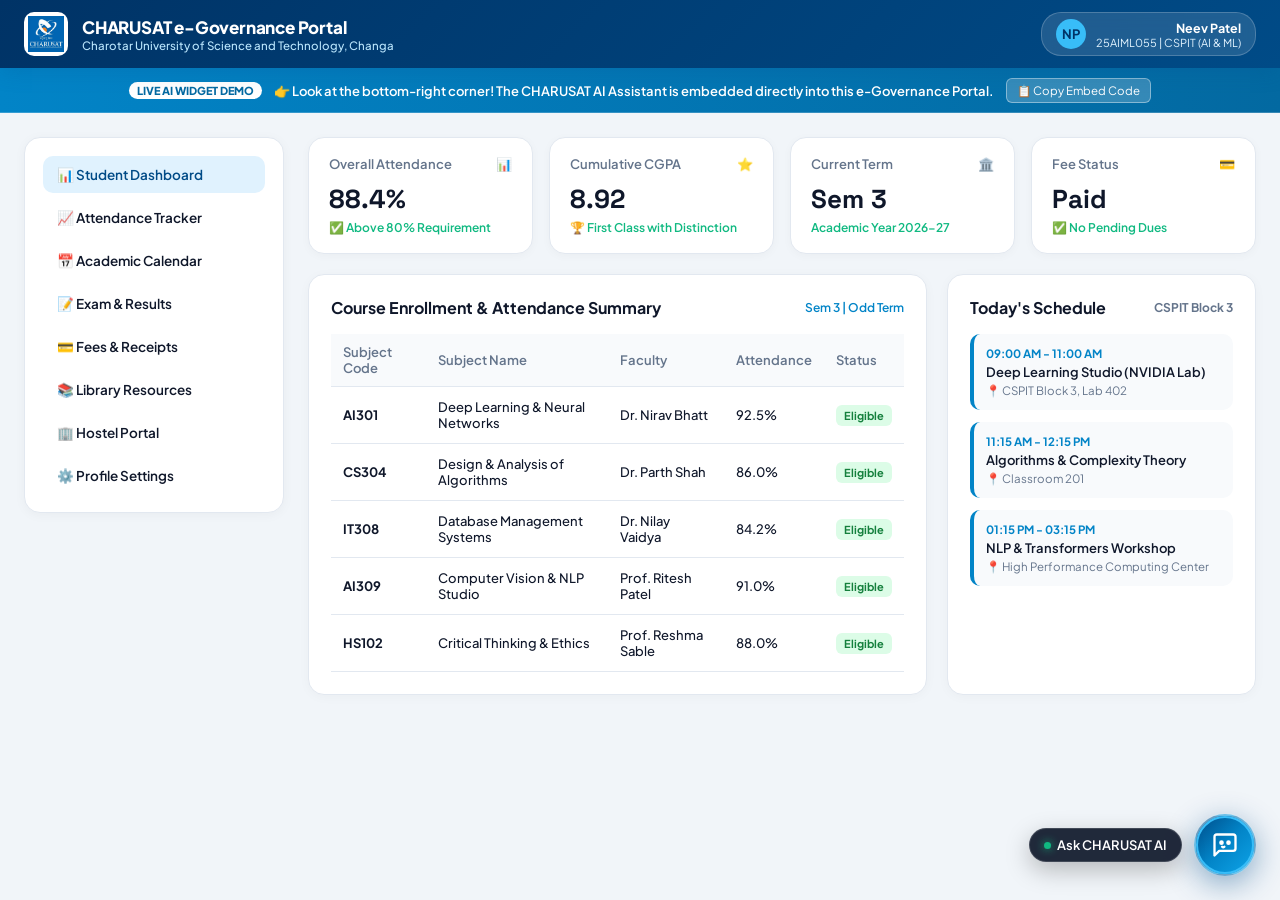
<file: egovernance.html>
<!DOCTYPE html>
<html lang="en">
<head>
    <meta charset="UTF-8">
    <meta name="viewport" content="width=device-width, initial-scale=1.0">
    <title>CHARUSAT e-Governance Portal | Charotar University</title>
    <link rel="icon" type="image/png" href="logo.png">
    <link rel="preconnect" href="https://fonts.googleapis.com">
    <link rel="preconnect" href="https://fonts.gstatic.com" crossorigin>
    <link href="https://fonts.googleapis.com/css2?family=Plus+Jakarta+Sans:wght@300;400;500;600;700;800&family=Space+Grotesk:wght@600;700&display=swap" rel="stylesheet">
    <style>
        :root {
            --primary: #004B87;
            --primary-dark: #003366;
            --accent: #0284c7;
            --bg: #f1f5f9;
            --card-bg: #ffffff;
            --text-main: #0f172a;
            --text-muted: #64748b;
            --border: #e2e8f0;
            --success: #10b981;
            --warning: #f59e0b;
        }

        * {
            box-sizing: border-box;
            margin: 0;
            padding: 0;
            font-family: 'Plus Jakarta Sans', -apple-system, sans-serif;
        }

        body {
            background-color: var(--bg);
            color: var(--text-main);
            min-height: 100vh;
            display: flex;
            flex-direction: column;
        }

        /* Top University Header */
        header {
            background: linear-gradient(135deg, var(--primary-dark), var(--primary));
            color: #ffffff;
            padding: 12px 24px;
            box-shadow: 0 4px 20px rgba(0, 75, 135, 0.2);
            position: sticky;
            top: 0;
            z-index: 100;
        }

        .header-inner {
            max-width: 1400px;
            margin: 0 auto;
            display: flex;
            align-items: center;
            justify-content: space-between;
        }

        .brand-section {
            display: flex;
            align-items: center;
            gap: 14px;
        }

        .brand-logo {
            width: 44px;
            height: 44px;
            background: #ffffff;
            border-radius: 10px;
            padding: 4px;
            display: flex;
            align-items: center;
            justify-content: center;
        }

        .brand-logo img {
            width: 100%;
            height: 100%;
            object-fit: contain;
        }

        .brand-text h1 {
            font-size: 17px;
            font-weight: 800;
            letter-spacing: -0.2px;
        }

        .brand-text p {
            font-size: 11.5px;
            color: #bae6fd;
            font-weight: 500;
        }

        .user-nav {
            display: flex;
            align-items: center;
            gap: 16px;
        }

        .user-badge {
            background: rgba(255, 255, 255, 0.12);
            backdrop-filter: blur(8px);
            padding: 6px 14px;
            border-radius: 20px;
            display: flex;
            align-items: center;
            gap: 10px;
            border: 1px solid rgba(255, 255, 255, 0.2);
        }

        .user-avatar {
            width: 30px;
            height: 30px;
            background: #38bdf8;
            color: #003366;
            font-weight: 700;
            font-size: 13px;
            border-radius: 50%;
            display: flex;
            align-items: center;
            justify-content: center;
        }

        .user-info {
            text-align: right;
        }

        .user-name {
            font-size: 12.5px;
            font-weight: 700;
            color: #ffffff;
        }

        .user-id {
            font-size: 11px;
            color: #e0f2fe;
        }

        /* Integration Banner */
        .demo-banner {
            background: linear-gradient(90deg, #0284c7 0%, #0369a1 100%);
            color: #ffffff;
            padding: 10px 24px;
            font-size: 13px;
            font-weight: 600;
            text-align: center;
            display: flex;
            align-items: center;
            justify-content: center;
            gap: 12px;
            box-shadow: inset 0 -1px 0 rgba(255, 255, 255, 0.2);
        }

        .demo-banner .badge {
            background: #ffffff;
            color: #0369a1;
            padding: 2px 8px;
            border-radius: 12px;
            font-size: 11px;
            font-weight: 800;
            text-transform: uppercase;
        }

        .copy-embed-btn {
            background: rgba(255, 255, 255, 0.2);
            color: #ffffff;
            border: 1px solid rgba(255, 255, 255, 0.4);
            padding: 4px 10px;
            border-radius: 6px;
            font-size: 11.5px;
            cursor: pointer;
            transition: all 0.2s;
        }

        .copy-embed-btn:hover {
            background: #ffffff;
            color: #0369a1;
        }

        /* Main Dashboard Layout */
        .dashboard-container {
            max-width: 1400px;
            margin: 24px auto;
            padding: 0 24px;
            display: grid;
            grid-template-columns: 260px 1fr;
            gap: 24px;
            flex: 1;
            width: 100%;
        }

        /* Sidebar Navigation */
        .sidebar {
            background: var(--card-bg);
            border-radius: 16px;
            padding: 18px;
            box-shadow: 0 2px 12px rgba(0, 0, 0, 0.04);
            border: 1px solid var(--border);
            height: fit-content;
        }

        .sidebar-menu {
            list-style: none;
            display: flex;
            flex-direction: column;
            gap: 6px;
        }

        .sidebar-item a {
            display: flex;
            align-items: center;
            gap: 12px;
            padding: 10px 14px;
            border-radius: 10px;
            text-decoration: none;
            color: var(--text-main);
            font-size: 13.5px;
            font-weight: 600;
            transition: all 0.2s;
        }

        .sidebar-item.active a,
        .sidebar-item a:hover {
            background: #e0f2fe;
            color: var(--primary);
        }

        /* Content Area */
        .main-content {
            display: flex;
            flex-direction: column;
            gap: 20px;
        }

        /* Metric Cards Row */
        .metrics-grid {
            display: grid;
            grid-template-columns: repeat(auto-fit, minmax(220px, 1fr));
            gap: 16px;
        }

        .metric-card {
            background: var(--card-bg);
            border-radius: 16px;
            padding: 18px 20px;
            border: 1px solid var(--border);
            box-shadow: 0 2px 10px rgba(0, 0, 0, 0.03);
            display: flex;
            flex-direction: column;
            justify-content: space-between;
        }

        .metric-header {
            display: flex;
            align-items: center;
            justify-content: space-between;
            color: var(--text-muted);
            font-size: 13px;
            font-weight: 600;
        }

        .metric-value {
            font-size: 26px;
            font-weight: 800;
            color: var(--text-main);
            margin: 10px 0 4px;
            font-family: 'Space Grotesk', sans-serif;
        }

        .metric-sub {
            font-size: 12px;
            color: var(--success);
            font-weight: 600;
            display: flex;
            align-items: center;
            gap: 4px;
        }

        /* Panels Grid */
        .panels-grid {
            display: grid;
            grid-template-columns: 2fr 1fr;
            gap: 20px;
        }

        .panel {
            background: var(--card-bg);
            border-radius: 16px;
            padding: 22px;
            border: 1px solid var(--border);
            box-shadow: 0 2px 12px rgba(0, 0, 0, 0.03);
        }

        .panel-title {
            font-size: 16px;
            font-weight: 700;
            color: var(--text-main);
            margin-bottom: 16px;
            display: flex;
            align-items: center;
            justify-content: space-between;
        }

        /* Table */
        .styled-table {
            width: 100%;
            border-collapse: collapse;
            font-size: 13px;
        }

        .styled-table th {
            text-align: left;
            padding: 10px 12px;
            background: #f8fafc;
            color: var(--text-muted);
            font-weight: 600;
            border-bottom: 1px solid var(--border);
        }

        .styled-table td {
            padding: 12px;
            border-bottom: 1px solid var(--border);
            color: var(--text-main);
            font-weight: 500;
        }

        .badge-status {
            padding: 4px 8px;
            border-radius: 6px;
            font-size: 11px;
            font-weight: 700;
        }

        .badge-status.good {
            background: #dcfce7;
            color: #15803d;
        }

        .badge-status.warn {
            background: #fef3c7;
            color: #b45309;
        }

        /* Schedule list */
        .schedule-list {
            list-style: none;
            display: flex;
            flex-direction: column;
            gap: 12px;
        }

        .schedule-item {
            padding: 12px;
            background: #f8fafc;
            border-radius: 10px;
            border-left: 4px solid var(--accent);
            display: flex;
            flex-direction: column;
            gap: 3px;
        }

        .schedule-time {
            font-size: 11.5px;
            font-weight: 700;
            color: var(--accent);
        }

        .schedule-name {
            font-size: 13px;
            font-weight: 600;
            color: var(--text-main);
        }

        .schedule-loc {
            font-size: 11.5px;
            color: var(--text-muted);
        }

        /* Responsive */
        @media (max-width: 900px) {
            .dashboard-container {
                grid-template-columns: 1fr;
            }
            .panels-grid {
                grid-template-columns: 1fr;
            }
            .sidebar {
                display: none;
            }
        }
    </style>
</head>
<body>

    <!-- Header -->
    <header>
        <div class="header-inner">
            <div class="brand-section">
                <div class="brand-logo">
                    <img src="logo.png" alt="CHARUSAT Crest">
                </div>
                <div class="brand-text">
                    <h1>CHARUSAT e-Governance Portal</h1>
                    <p>Charotar University of Science and Technology, Changa</p>
                </div>
            </div>

            <div class="user-nav">
                <div class="user-badge">
                    <div class="user-avatar">NP</div>
                    <div class="user-info">
                        <div class="user-name">Neev Patel</div>
                        <div class="user-id">25AIML055 | CSPIT (AI & ML)</div>
                    </div>
                </div>
            </div>
        </div>
    </header>

    <!-- Interactive Embed Banner -->
    <div class="demo-banner">
        <span class="badge">Live AI Widget Demo</span>
        <span>👉 Look at the bottom-right corner! The CHARUSAT AI Assistant is embedded directly into this e-Governance Portal.</span>
        <button class="copy-embed-btn" onclick="copyEmbedCode()">📋 Copy Embed Code</button>
    </div>

    <!-- Main Content -->
    <div class="dashboard-container">
        <!-- Sidebar Navigation -->
        <aside class="sidebar">
            <ul class="sidebar-menu">
                <li class="sidebar-item active"><a href="#">📊 Student Dashboard</a></li>
                <li class="sidebar-item"><a href="#">📈 Attendance Tracker</a></li>
                <li class="sidebar-item"><a href="#">📅 Academic Calendar</a></li>
                <li class="sidebar-item"><a href="#">📝 Exam & Results</a></li>
                <li class="sidebar-item"><a href="#">💳 Fees & Receipts</a></li>
                <li class="sidebar-item"><a href="#">📚 Library Resources</a></li>
                <li class="sidebar-item"><a href="#">🏢 Hostel Portal</a></li>
                <li class="sidebar-item"><a href="#">⚙️ Profile Settings</a></li>
            </ul>
        </aside>

        <!-- Main Dashboard -->
        <main class="main-content">
            <!-- Metrics -->
            <div class="metrics-grid">
                <div class="metric-card">
                    <div class="metric-header">
                        <span>Overall Attendance</span>
                        <span>📊</span>
                    </div>
                    <div class="metric-value">88.4%</div>
                    <div class="metric-sub">✅ Above 80% Requirement</div>
                </div>

                <div class="metric-card">
                    <div class="metric-header">
                        <span>Cumulative CGPA</span>
                        <span>⭐</span>
                    </div>
                    <div class="metric-value">8.92</div>
                    <div class="metric-sub">🏆 First Class with Distinction</div>
                </div>

                <div class="metric-card">
                    <div class="metric-header">
                        <span>Current Term</span>
                        <span>🏛️</span>
                    </div>
                    <div class="metric-value">Sem 3</div>
                    <div class="metric-sub">Academic Year 2026-27</div>
                </div>

                <div class="metric-card">
                    <div class="metric-header">
                        <span>Fee Status</span>
                        <span>💳</span>
                    </div>
                    <div class="metric-value">Paid</div>
                    <div class="metric-sub">✅ No Pending Dues</div>
                </div>
            </div>

            <!-- Panels -->
            <div class="panels-grid">
                <!-- Subject-wise Attendance -->
                <div class="panel">
                    <div class="panel-title">
                        <span>Course Enrollment & Attendance Summary</span>
                        <span style="font-size:12px; font-weight:600; color:#0284c7;">Sem 3 | Odd Term</span>
                    </div>

                    <table class="styled-table">
                        <thead>
                            <tr>
                                <th>Subject Code</th>
                                <th>Subject Name</th>
                                <th>Faculty</th>
                                <th>Attendance</th>
                                <th>Status</th>
                            </tr>
                        </thead>
                        <tbody>
                            <tr>
                                <td><strong>AI301</strong></td>
                                <td>Deep Learning & Neural Networks</td>
                                <td>Dr. Nirav Bhatt</td>
                                <td>92.5%</td>
                                <td><span class="badge-status good">Eligible</span></td>
                            </tr>
                            <tr>
                                <td><strong>CS304</strong></td>
                                <td>Design & Analysis of Algorithms</td>
                                <td>Dr. Parth Shah</td>
                                <td>86.0%</td>
                                <td><span class="badge-status good">Eligible</span></td>
                            </tr>
                            <tr>
                                <td><strong>IT308</strong></td>
                                <td>Database Management Systems</td>
                                <td>Dr. Nilay Vaidya</td>
                                <td>84.2%</td>
                                <td><span class="badge-status good">Eligible</span></td>
                            </tr>
                            <tr>
                                <td><strong>AI309</strong></td>
                                <td>Computer Vision & NLP Studio</td>
                                <td>Prof. Ritesh Patel</td>
                                <td>91.0%</td>
                                <td><span class="badge-status good">Eligible</span></td>
                            </tr>
                            <tr>
                                <td><strong>HS102</strong></td>
                                <td>Critical Thinking & Ethics</td>
                                <td>Prof. Reshma Sable</td>
                                <td>88.0%</td>
                                <td><span class="badge-status good">Eligible</span></td>
                            </tr>
                        </tbody>
                    </table>
                </div>

                <!-- Today's Schedule -->
                <div class="panel">
                    <div class="panel-title">
                        <span>Today's Schedule</span>
                        <span style="font-size:12px; color:#64748b;">CSPIT Block 3</span>
                    </div>

                    <ul class="schedule-list">
                        <li class="schedule-item">
                            <span class="schedule-time">09:00 AM - 11:00 AM</span>
                            <span class="schedule-name">Deep Learning Studio (NVIDIA Lab)</span>
                            <span class="schedule-loc">📍 CSPIT Block 3, Lab 402</span>
                        </li>
                        <li class="schedule-item">
                            <span class="schedule-time">11:15 AM - 12:15 PM</span>
                            <span class="schedule-name">Algorithms & Complexity Theory</span>
                            <span class="schedule-loc">📍 Classroom 201</span>
                        </li>
                        <li class="schedule-item">
                            <span class="schedule-time">01:15 PM - 03:15 PM</span>
                            <span class="schedule-name">NLP & Transformers Workshop</span>
                            <span class="schedule-loc">📍 High Performance Computing Center</span>
                        </li>
                    </ul>
                </div>
            </div>
        </main>
    </div>

    <!-- Script to copy embed code -->
    <script>
        function copyEmbedCode() {
            const embedTag = `<script src="${window.location.origin}/widget.js" defer><\/script>`;
            navigator.clipboard.writeText(embedTag).then(() => {
                alert("Copied embed code to clipboard!\n\n" + embedTag + "\n\nYou can paste this <script> tag into any HTML/e-Governance website!");
            }).catch(() => {
                prompt("Copy this embed code:", embedTag);
            });
        }
    </script>

    <!-- EMBEDDABLE CHARUSAT AI CHATBOT WIDGET -->
    <script src="widget.js" defer></script>

</body>
</html>
</file>
